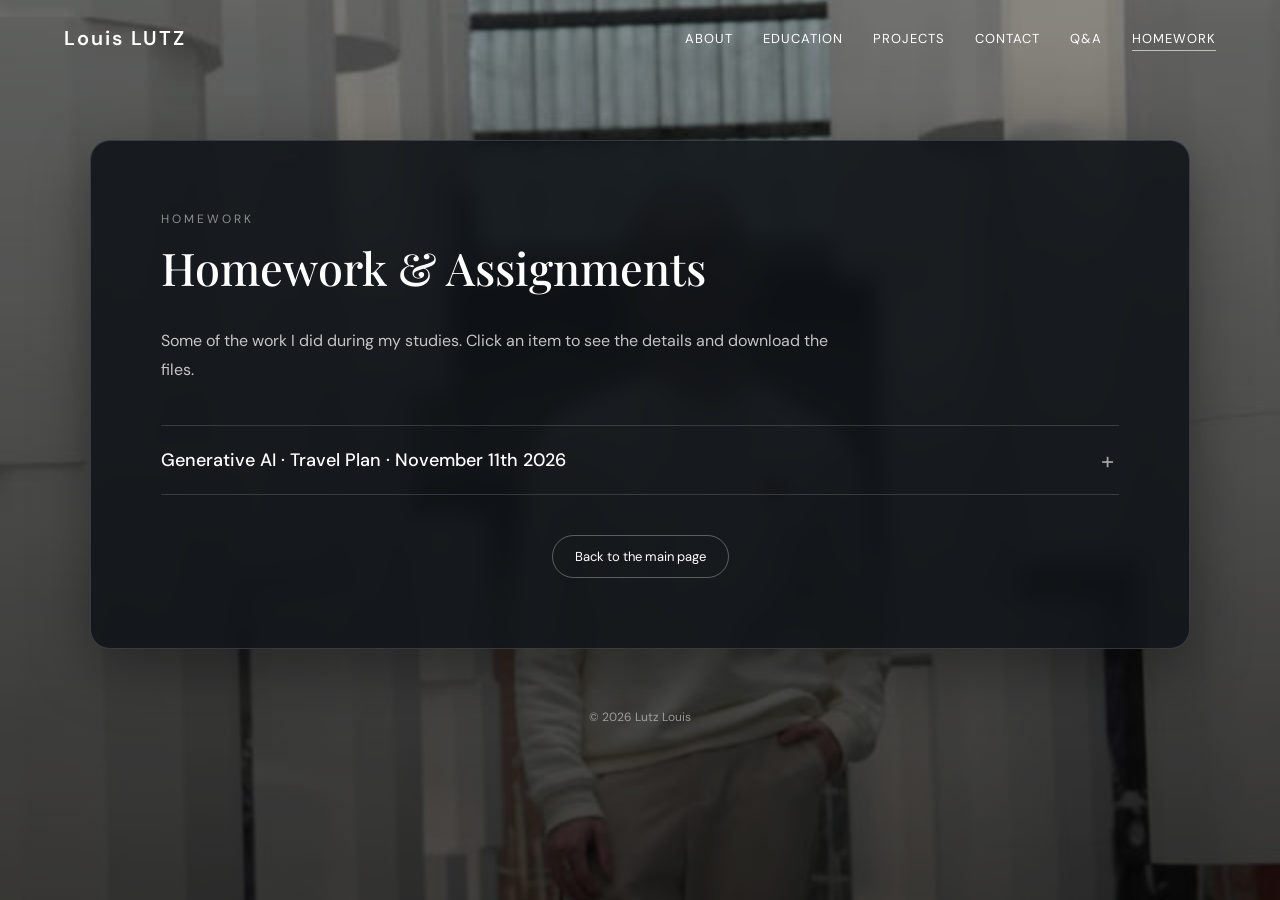
<file: homework.html>
<!DOCTYPE html>
<html lang="en">

<head>
    <meta charset="UTF-8">
    <meta name="viewport" content="width=device-width, initial-scale=1.0">
    <title>Homework | Louis LUTZ</title>

    <!-- Fonts -->
    <link rel="preconnect" href="https://fonts.googleapis.com">
    <link rel="preconnect" href="https://fonts.gstatic.com" crossorigin>
    <link href="https://fonts.googleapis.com/css2?family=DM+Sans:wght@400;500;600&family=Playfair+Display:ital,wght@0,500;1,500&display=swap"
          rel="stylesheet">

    <link rel="stylesheet" href="style.css">
    <link rel="icon" type="image/png" href="favicon.png">
</head>


<body>

    <div class="background"></div>

    <nav>
        <a href="index.html" class="logo">Louis LUTZ</a>
        <ul class="nav-links">
            <li><a href="index.html#about">About</a></li>
            <li><a href="index.html#education">Education</a></li>
            <li><a href="index.html#projects">Projects</a></li>
            <li><a href="index.html#contact">Contact</a></li>
            <li><a href="qa.html">Q&amp;A</a></li>
            <li><a href="homework.html" class="active">Homework</a></li>
        </ul>
    </nav>

    <main class="content content-page">

        <section class="section">

            <div class="section-number">HOMEWORK</div>
            <h1>Homework &amp; Assignments</h1>
            <p class="intro">
                Some of the work I did during my studies. Click an item to see the details and download the files.
            </p>


            <!-- ========================================
                 ADD A HOMEWORK: copy one <details> block below.
                 Put your files in a folder called "homework"
                 next to this page, then link them like:
                 href="homework/my-file.pdf"
                 Newest first works best.
            ======================================== -->

            <details class="qa-item">
                <summary>Generative AI · Travel Plan · November 11th 2026</summary>
                <p>
                    Use AI to generate a Travel Plan
                </p>
                <div class="qa-links">
                    <a class="link" href="https://chatgpt.com/share/6af18124-be5c-83ec-90e7-181c285fee5e" target="_blank" rel="noopener noreferrer">AI Chat (ChatGPT)</a>
                   </div>
            </details>

           <!-- <details class="qa-item">
                <summary>Another course · Another assignment · Month Year</summary>
                <p>
                    Description here.
                </p>
                <div class="qa-links">
                    <a class="link" href="homework/example-slides.pdf" target="_blank" rel="noopener noreferrer">Slides (PDF)</a>
                </div>
            </details> -->


            <div class="back">
                <a class="link" href="index.html">Back to the main page</a>
            </div>

        </section>

        <footer>© 2026 Lutz Louis</footer>

    </main>

</body>

</html>
</file>
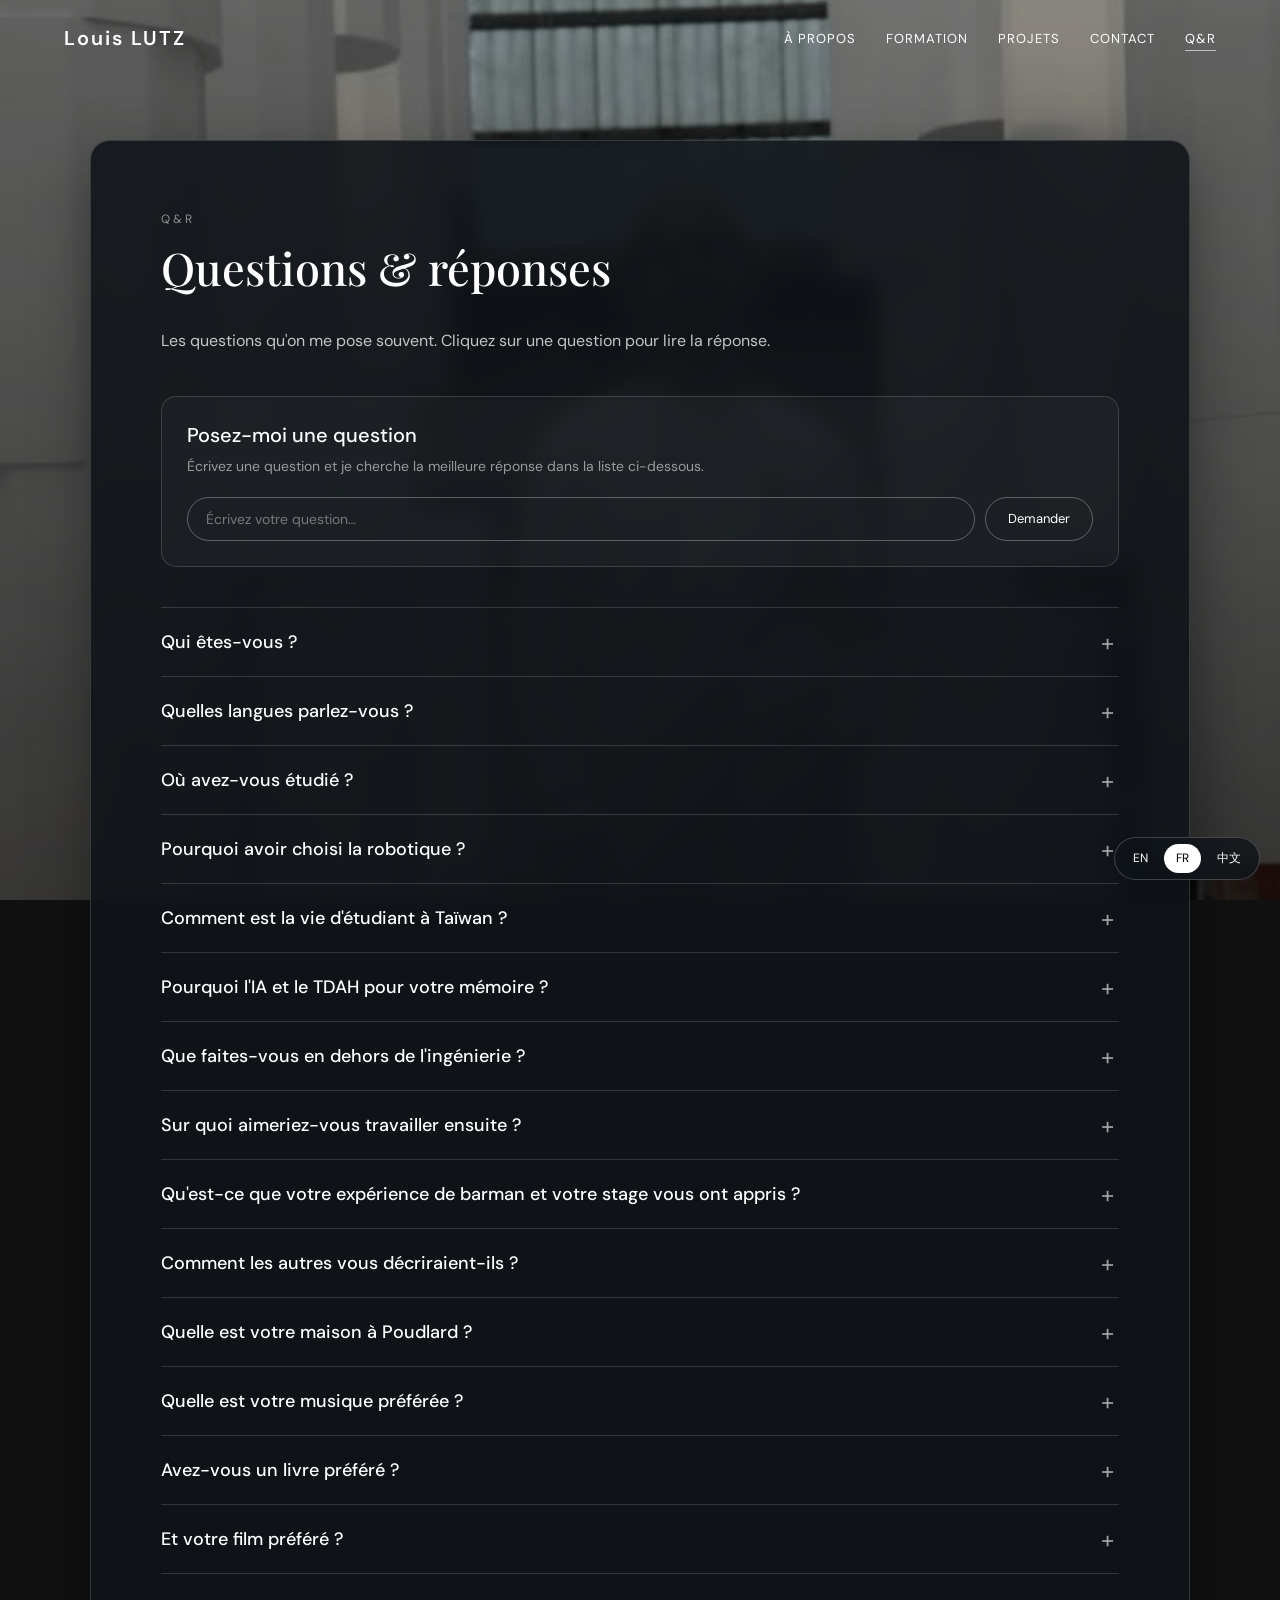
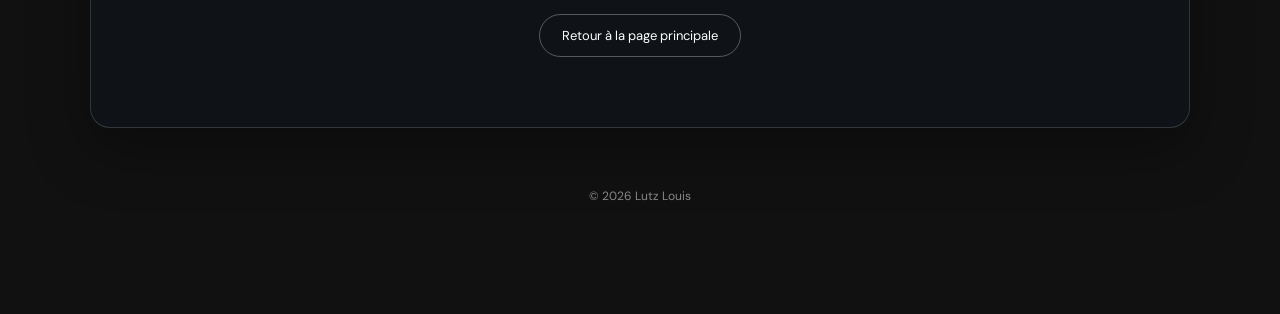
<file: qa-fr.html>
<!DOCTYPE html>
<html lang="fr">

<head>
    <meta charset="UTF-8">
    <meta name="viewport" content="width=device-width, initial-scale=1.0">
    <title>Q&amp;R | Louis LUTZ</title>

    <!-- Fonts -->
    <link rel="preconnect" href="https://fonts.googleapis.com">
    <link rel="preconnect" href="https://fonts.gstatic.com" crossorigin>
    <link href="https://fonts.googleapis.com/css2?family=DM+Sans:wght@400;500;600&family=Playfair+Display:ital,wght@0,500;1,500&display=swap"
          rel="stylesheet">

    <link rel="stylesheet" href="style.css">
    <link rel="icon" type="image/png" href="favicon.png">
</head>


<body>

    <div class="background"></div>

    <nav>
        <a href="index-fr.html" class="logo">Louis LUTZ</a>
        <ul class="nav-links">
            <li><a href="index-fr.html#about">À propos</a></li>
            <li><a href="index-fr.html#education">Formation</a></li>
            <li><a href="index-fr.html#projects">Projets</a></li>
            <li><a href="index-fr.html#contact">Contact</a></li>
            <li><a href="qa-fr.html" class="active">Q&amp;R</a></li>
        </ul>
    </nav>
    <div class="lang-switch" role="group" aria-label="Language"><a href="qa.html" hreflang="en" lang="en" title="English">EN</a><a href="qa-fr.html" hreflang="fr" lang="fr" title="Français" aria-current="true">FR</a><a href="qa-zh.html" hreflang="zh-Hant" lang="zh-Hant" title="繁體中文">中文</a></div>

    <main class="content content-page">

        <section class="section">

            <div class="section-number">Q&amp;R</div>
            <h1>Questions &amp; réponses</h1>
            <p class="intro">Les questions qu'on me pose souvent. Cliquez sur une question pour lire la réponse.</p>

            <!-- CHAT BOX: searches the questions listed below -->
            <div class="chat" id="qaChat" data-closest="Question la plus proche :" data-nomatch="Je n'ai pas encore de réponse à ça. Essayez de reformuler, choisissez l'une des questions ci-dessous, ou envoyez-moi un e-mail.">
                <div class="chat-title">Posez-moi une question</div>
                <p class="chat-hint">Écrivez une question et je cherche la meilleure réponse dans la liste ci-dessous.</p>
                <div class="chat-log" id="chatLog" aria-live="polite"></div>
                <form class="chat-form" id="chatForm">
                    <input id="chatInput" type="text" maxlength="200" placeholder="Écrivez votre question…" aria-label="Posez-moi une question" autocomplete="off">
                    <button class="link" type="submit">Demander</button>
                </form>
            </div>

            <!-- ========================================
                 YOUR QUESTIONS (the chat reads these)
                 Optional: data-keywords="extra words" helps a question get found.
            ======================================== -->

            <details class="qa-item" data-keywords="présentation présenter vous-même propos étudiant ingénieur louis bonjour salut">
                <summary>Qui êtes-vous ?</summary>
                <p>Je suis Louis LUTZ, étudiant ingénieur français, actuellement spécialisé en IA et en robotique.</p>
            </details>

            <details class="qa-item" data-keywords="langue langues parler parle parlez français anglais allemand espagnol chinois mandarin courant bilingue apprendre">
                <summary>Quelles langues parlez-vous ?</summary>
                <p>Je parle actuellement couramment le français et l'anglais. J'ai appris l'allemand et l'espagnol, mais j'ai besoin de pratiquer a nouveau, et j'apprends actuellement le chinois à la CGU.</p>
            </details>

            <details class="qa-item" data-keywords="études étudié étudiez école formation diplôme parcours ecam lasalle cgu">
                <summary>Où avez-vous étudié ?</summary>
                <p>J'ai étudié à l'ECAM LaSalle et j'étudie actuellement à CGU.</p>
            </details>
            
            <details class="qa-item" data-keywords="robot robotique lego fll carrière études ingénieur pourquoi choisi">
                <summary>Pourquoi avoir choisi la robotique ?</summary>
                <p>J'ai participé au championnat FIRST LEGO League quand j'étais plus jeune et j'ai adoré, alors j'ai décidé de continuer dans cette voie.</p>
            </details>

            <details class="qa-item" data-keywords="taiwan taïwan études université vie étranger chang gung étudiant">
                <summary>Comment est la vie d'étudiant à Taïwan ?</summary>
                <p>Je m'habitue encore, mais c'est rafraîchissant.</p>
            </details>

            <details class="qa-item" data-keywords="mémoire thèse recherche ia intelligence artificielle tdah diagnostic">
                <summary>Pourquoi l'IA et le TDAH pour votre mémoire ?</summary>
                <p>J'ai récemment (et enfin) été diagnostiqué TDAH. Comme j'ai eu beaucoup de mal à obtenir ce diagnostic, je veux aider d'autres personnes à y accéder plus librement ^^</p>
            </details>

            <details class="qa-item" data-keywords="loisir loisirs passe-temps temps libre cheerleading cheerleader pom-pom sport jeux vidéo gaming">
                <summary>Que faites-vous en dehors de l'ingénierie ?</summary>
                <p>Je suis cheerleader, mais je joue aussi beaucoup aux jeux vidéo !</p>
            </details>

            <details class="qa-item" data-keywords="futur projets projet objectifs diplôme collaboration collaborer travailler ensemble">
                <summary>Sur quoi aimeriez-vous travailler ensuite ?</summary>
                <p>D'abord, je veux terminer ce mémoire et obtenir mon diplôme ! Je suis très ouvert aux collaborations, car j'adore les nouveaux projets.</p>
            </details>

             <details class="qa-item" data-keywords="barman bartender bar stage franceair travail équipe priorisation compétences appris leçon expérience hôtellerie restauration clients">
                <summary>Qu'est-ce que votre expérience de barman et votre stage vous ont appris ?</summary>
                <p>Mon expérience de barman et mon stage m'ont appris le travail d'équipe et la priorisation des tâches, d'autant plus que j'étais immédiatement confronté aux clients dans l'hôtellerie-restauration.</p>
            </details>

            <details class="qa-item" data-keywords="personnalité caractère qualités défauts amis famille décrire description">
                <summary>Comment les autres vous décriraient-ils ?</summary>
                <p>Ça dépend vraiment de qui vous demandez ! Mais en voici quelques-uns :</p>
                <p>Sincère, généreux, intelligent, sarcastique, drôle, protecteur (Ma sœur, totalement impartiale)</p>
                <p>Gentil, rêveur, empathique, observateur, analytique (Mon amie, totalement impartiale)</p>
                <p>Louis est un jeune homme français qui s’intéresse à tout. Assidu et attentionné, c’est un esprit rationnel qui cherche à apprendre et à tout approfondir avec sérieux. Dans tout ce qu’il étudie il veut atteindre l’excellence. Un peu hyperactif, il est toujours prêt à aider et à s’impliquer dans le monde associatif et à donner de son temps et de ses compétences aux autres. Sportif, il aime les sports d’équipe. Il pratique le cheerleading et a été champion de France de cette discipline avec son équipe de l’ECAM Lyon. Ses loisirs sont nombreux : il aime autant les exercices de patience que participer à des festivals de musique tout le long de la nuit. Amateur de Lego, de mode, de mixologie et de rencontre avec le plus de personnes possibles. En trois mots : assidu, attentionné et très occupé. (Mon fan n°1)</p>
            </details>

            <details class="qa-item" data-keywords="harry potter maison serpentard gryffondor poufsouffle serdaigle poudlard">
                <summary>Quelle est votre maison à Poudlard ?</summary>
                <p>Serpentard.</p>
            </details>

            <details class="qa-item" data-keywords="chanson chansons morceau écouter groupe artiste playlist bande originale nujabes e33">
                <summary>Quelle est votre musique préférée ?</summary>
                <p>En ce moment, ce sera la bande originale d'E33, mais j'adore aussi Nujabes !</p>
                <div class="qa-links">
                    <a class="link" href="https://youtu.be/638TbzmRL8A?si=jgzIuY7cnNitFVxk" target="_blank" rel="noopener noreferrer">Un petit extrait de mon morceau préféré d'E33</a>
                    <a class="link" href="https://youtu.be/Fwv2gnCFDOc?si=qZojQjPAD0RLyztg" target="_blank" rel="noopener noreferrer">Un petit extrait de mon morceau préféré de Nujabes</a>
                </div>
            </details>

            <details class="qa-item" data-keywords="livre livres lire lecture roman auteur recommandation camus murakami">
                <summary>Avez-vous un livre préféré ?</summary>
                <p>J'en ai plusieurs, en fait. Le premier est « L'Étranger » d'Albert Camus. Si vous voulez d'autres recommandations, essayez « Une vie comme les autres » de Hanya Yanagihara, ou encore « Kafka sur le rivage » de Haruki Murakami.</p>
            </details>

            <details class="qa-item" data-keywords="film films cinéma regarder séries romance">
                <summary>Et votre film préféré ?</summary>
                <p>Je dirais « Call Me by Your Name », j'adore l'ambiance du film et je pourrais le regarder en boucle.</p>
            </details>

            <div class="back">
                <a class="link" href="index-fr.html">Retour à la page principale</a>
            </div>

        </section>

        <footer>© 2026 Lutz Louis</footer>

    </main>

    <script src="chat.js"></script>

</body>

</html>
</file>
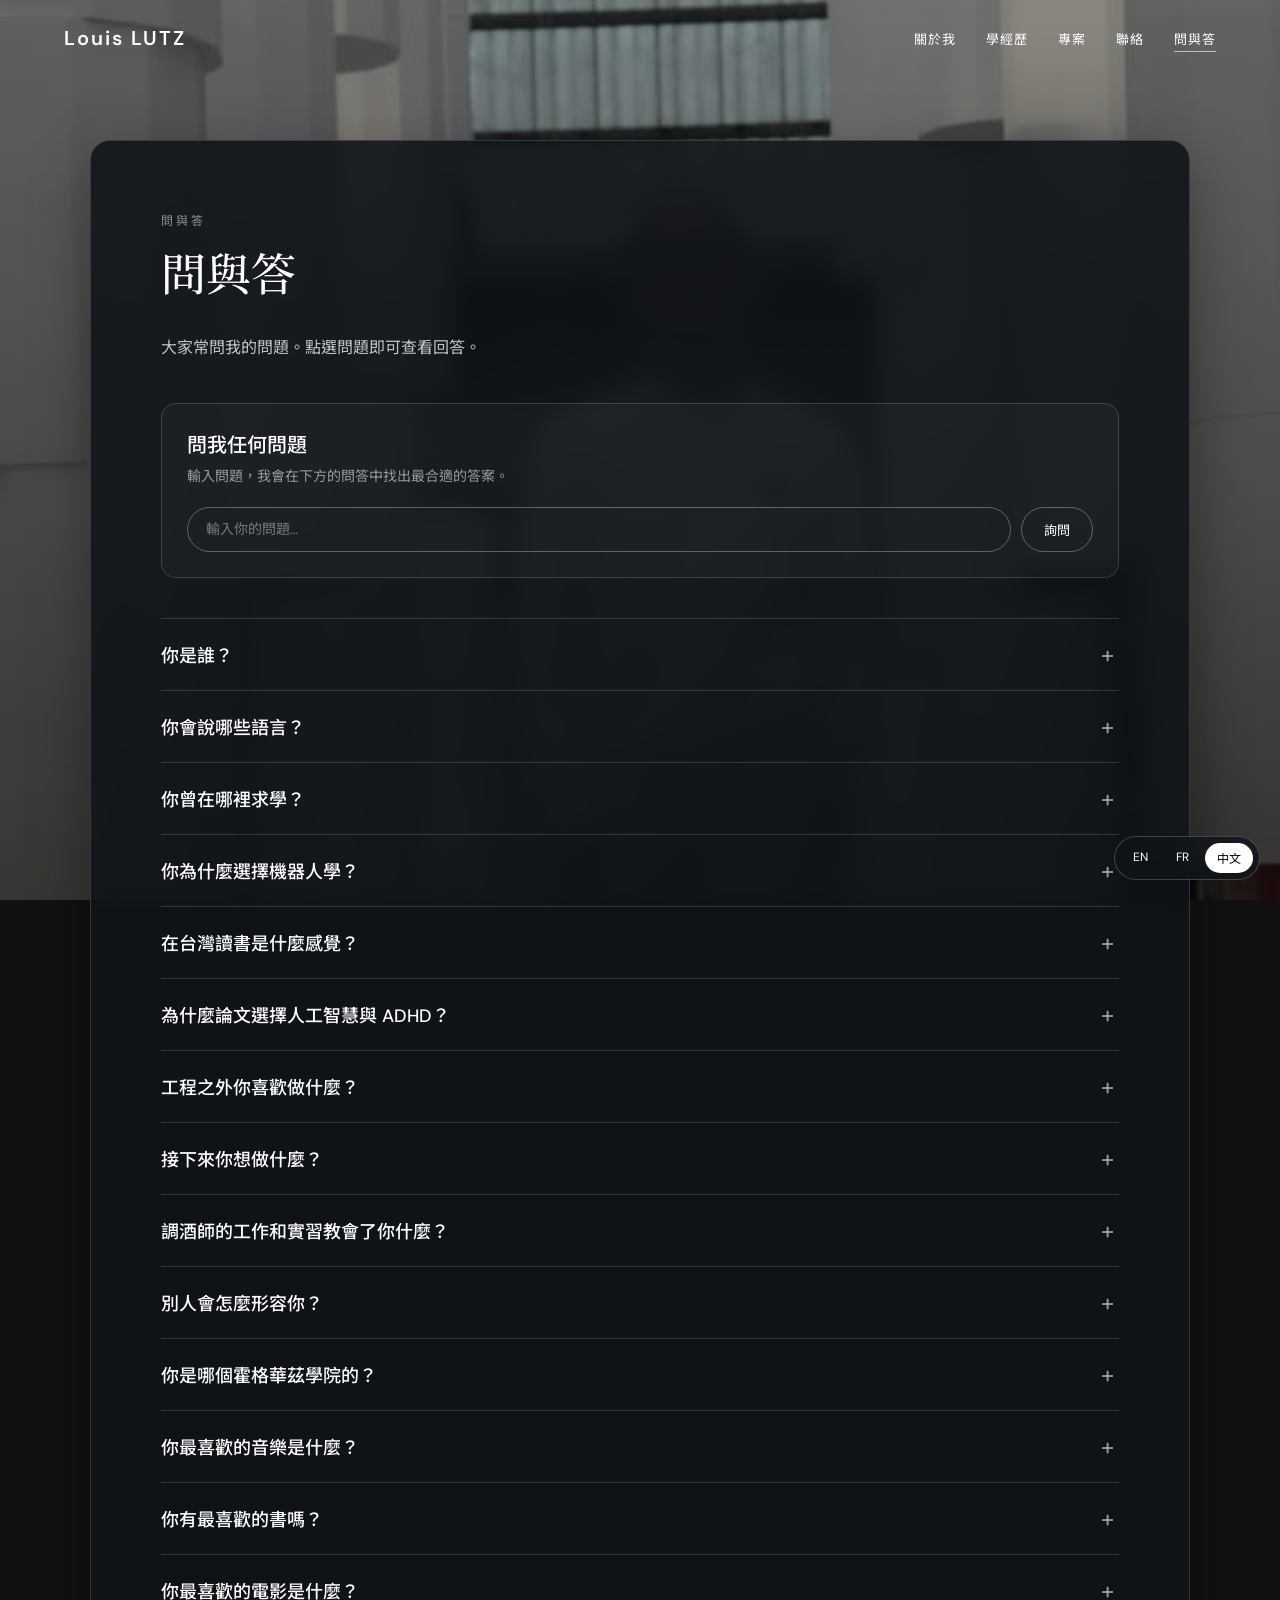
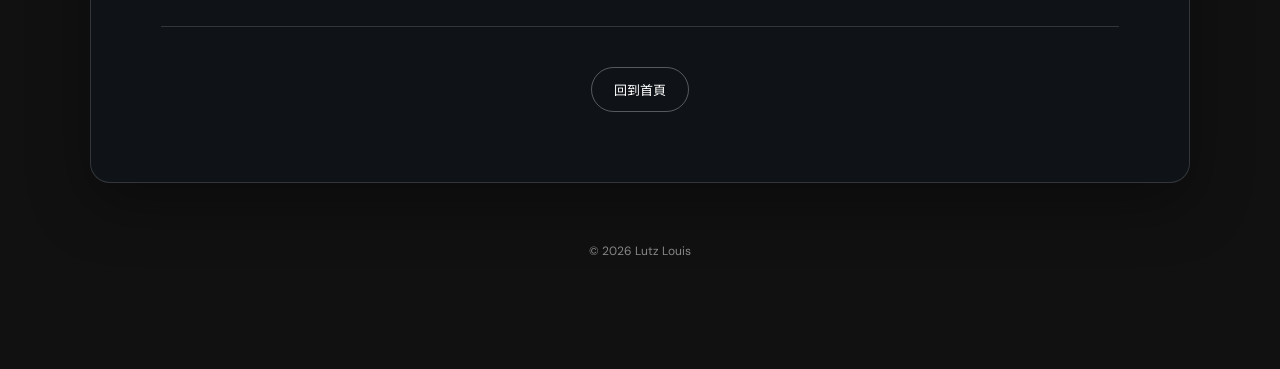
<file: qa-zh.html>
<!DOCTYPE html>
<html lang="zh-Hant">

<head>
    <meta charset="UTF-8">
    <meta name="viewport" content="width=device-width, initial-scale=1.0">
    <title>問與答 | Louis LUTZ</title>

    <!-- Fonts -->
    <link rel="preconnect" href="https://fonts.googleapis.com">
    <link rel="preconnect" href="https://fonts.gstatic.com" crossorigin>
    <link href="https://fonts.googleapis.com/css2?family=DM+Sans:wght@400;500;600&family=Playfair+Display:ital,wght@0,500;1,500&family=Noto+Sans+TC:wght@400;500&family=Noto+Serif+TC:wght@500&display=swap"
          rel="stylesheet">

    <link rel="stylesheet" href="style.css">
    <link rel="icon" type="image/png" href="favicon.png">
</head>


<body>

    <div class="background"></div>

    <nav>
        <a href="index-zh.html" class="logo">Louis LUTZ</a>
        <ul class="nav-links">
            <li><a href="index-zh.html#about">關於我</a></li>
            <li><a href="index-zh.html#education">學經歷</a></li>
            <li><a href="index-zh.html#projects">專案</a></li>
            <li><a href="index-zh.html#contact">聯絡</a></li>
            <li><a href="qa-zh.html" class="active">問與答</a></li>
        </ul>
    </nav>
    <div class="lang-switch" role="group" aria-label="Language"><a href="qa.html" hreflang="en" lang="en" title="English">EN</a><a href="qa-fr.html" hreflang="fr" lang="fr" title="Français">FR</a><a href="qa-zh.html" hreflang="zh-Hant" lang="zh-Hant" title="繁體中文" aria-current="true">中文</a></div>

    <main class="content content-page">

        <section class="section">

            <div class="section-number">問與答</div>
            <h1>問與答</h1>
            <p class="intro">大家常問我的問題。點選問題即可查看回答。</p>

            <!-- CHAT BOX: searches the questions listed below -->
            <div class="chat" id="qaChat" data-closest="最接近的問題：" data-nomatch="這個問題我還沒有答案。你可以換個說法、從下方的問題中挑選，也歡迎寄信給我。">
                <div class="chat-title">問我任何問題</div>
                <p class="chat-hint">輸入問題，我會在下方的問答中找出最合適的答案。</p>
                <div class="chat-log" id="chatLog" aria-live="polite"></div>
                <form class="chat-form" id="chatForm">
                    <input id="chatInput" type="text" maxlength="200" placeholder="輸入你的問題…" aria-label="問我任何問題" autocomplete="off">
                    <button class="link" type="submit">詢問</button>
                </form>
            </div>

            <!-- ========================================
                 YOUR QUESTIONS (the chat reads these)
                 Optional: data-keywords="extra words" helps a question get found.
            ======================================== -->

            <details class="qa-item" data-keywords="誰 自我介紹 介紹 簡介 關於 學生 工程師 哈囉 你好">
                <summary>你是誰？</summary>
                <p>我是 Louis LUTZ，一位法國工程系學生，目前專攻人工智慧與機器人學。</p>
            </details>

            <details class="qa-item" data-keywords="語言 會說 說 法語 英語 德語 西班牙語 中文 華語 流利 雙語 學習">
                <summary>你會說哪些語言？</summary>
                <p>我目前能流利使用法語和英語。我學過德語和西班牙語，但需要重新練習，現在正在長庚大學學習中文。</p>
            </details>

            <details class="qa-item" data-keywords="學歷 學校 求學 就讀 讀書 唸書 畢業 學位 ECAM LaSalle 長庚 CGU">
                <summary>你曾在哪裡求學？</summary>
                <p>我之前就讀於 ECAM LaSalle，現在則就讀於長庚大學。</p>
            </details>
            
            <details class="qa-item" data-keywords="機器人 樂高 LEGO 為什麼 選擇 工程 科系">
                <summary>你為什麼選擇機器人學？</summary>
                <p>我小時候參加過 FIRST LEGO League 錦標賽，非常喜歡，所以決定繼續走這條路。</p>
            </details>

            <details class="qa-item" data-keywords="台灣 大學 留學 生活 長庚 學生 國外">
                <summary>在台灣讀書是什麼感覺？</summary>
                <p>我還在適應中，不過感覺耳目一新。</p>
            </details>

            <details class="qa-item" data-keywords="論文 研究 人工智慧 AI ADHD 診斷 注意力不足過動症">
                <summary>為什麼論文選擇人工智慧與 ADHD？</summary>
                <p>我最近（終於）被診斷出 ADHD。因為取得診斷的過程非常辛苦，所以我希望能幫助其他人更自由、更容易地獲得診斷 ^^</p>
            </details>

            <details class="qa-item" data-keywords="興趣 嗜好 休閒 空閒 啦啦隊 遊戲 電玩 運動">
                <summary>工程之外你喜歡做什麼？</summary>
                <p>我是啦啦隊員，但我也玩很多電玩遊戲！</p>
            </details>

            <details class="qa-item" data-keywords="未來 計畫 目標 學位 合作 專案 下一步">
                <summary>接下來你想做什麼？</summary>
                <p>首先，我想完成這篇論文並拿到學位！我也很樂意討論合作，因為我熱愛新專案。</p>
            </details>

            <details class="qa-item" data-keywords="調酒師 酒吧 實習 FranceAir 團隊合作 優先順序 技能 學到 經驗 餐旅 客人 工作">
                <summary>調酒師的工作和實習教會了你什麼？</summary>
                <p>調酒師的工作和實習讓我學會了團隊合作與工作優先順序的安排，尤其是在餐旅業中，我必須立刻面對客人。</p>
            </details>
            
            <details class="qa-item" data-keywords="個性 個人特質 朋友 家人 形容 描述 性格">
                <summary>別人會怎麼形容你？</summary>
                <p>這真的要看你問誰！不過這裡有幾個答案：</p>
                <p>真誠、慷慨、聰明、愛諷刺、風趣、保護欲強（我完全公正的姐姐／妹妹）</p>
                <p>善良、愛做夢、富有同理心、觀察力敏銳、善於分析（我完全公正的朋友）</p>
                <p>Louis 是一位對一切都充滿興趣的年輕法國人。他勤奮而思慮周全，頭腦理性，總是渴望認真且深入地學習與探索。無論學什麼，他都力求卓越。他有一點過動，總是樂於幫忙，積極參與社群與學生活動，並把時間與技能奉獻給他人。他熱愛運動，尤其喜歡團體運動。他練習啦啦隊，並與 ECAM Lyon 的隊伍一起拿下了法國冠軍。他的興趣廣泛：從考驗耐心的活動，到徹夜參加音樂節，他都樂在其中。他是 LEGO、時尚與調酒的愛好者，也喜歡認識盡可能多的人。用三個詞形容：勤奮、體貼，而且非常忙碌。（我的頭號粉絲）</p>
            </details>

            <details class="qa-item" data-keywords="哈利波特 學院 霍格華茲 史萊哲林 葛來分多 赫夫帕夫 雷文克勞">
                <summary>你是哪個霍格華茲學院的？</summary>
                <p>史萊哲林。</p>
            </details>

            <details class="qa-item" data-keywords="歌 歌曲 音樂 聽 原聲帶 樂團 歌手 Nujabes E33">
                <summary>你最喜歡的音樂是什麼？</summary>
                <p>目前應該是 E33 的原聲帶，不過我也超愛 Nujabes！</p>
                <div class="qa-links">
                    <a class="link" href="https://youtu.be/638TbzmRL8A?si=jgzIuY7cnNitFVxk" target="_blank" rel="noopener noreferrer">試聽我最喜歡的 E33 曲目</a>
                    <a class="link" href="https://youtu.be/Fwv2gnCFDOc?si=qZojQjPAD0RLyztg" target="_blank" rel="noopener noreferrer">試聽我最喜歡的 Nujabes 曲目</a>
                </div>
            </details>

            <details class="qa-item" data-keywords="書 書籍 閱讀 小說 作者 推薦 卡繆 村上春樹">
                <summary>你有最喜歡的書嗎？</summary>
                <p>其實我有好幾本。第一本是卡繆的《異鄉人》。如果你想要其他推薦，可以試試柳原漢雅的《渺小一生》，或是村上春樹的《海邊的卡夫卡》。</p>
            </details>

            <details class="qa-item" data-keywords="電影 影片 電影院 看 愛情">
                <summary>你最喜歡的電影是什麼？</summary>
                <p>我會說《以你的名字呼喚我》（Call Me by Your Name）。我超愛這部電影的氛圍，可以一直重複看。</p>
            </details>

            <div class="back">
                <a class="link" href="index-zh.html">回到首頁</a>
            </div>

        </section>

        <footer>© 2026 Lutz Louis</footer>

    </main>

    <script src="chat.js"></script>

</body>

</html>
</file>
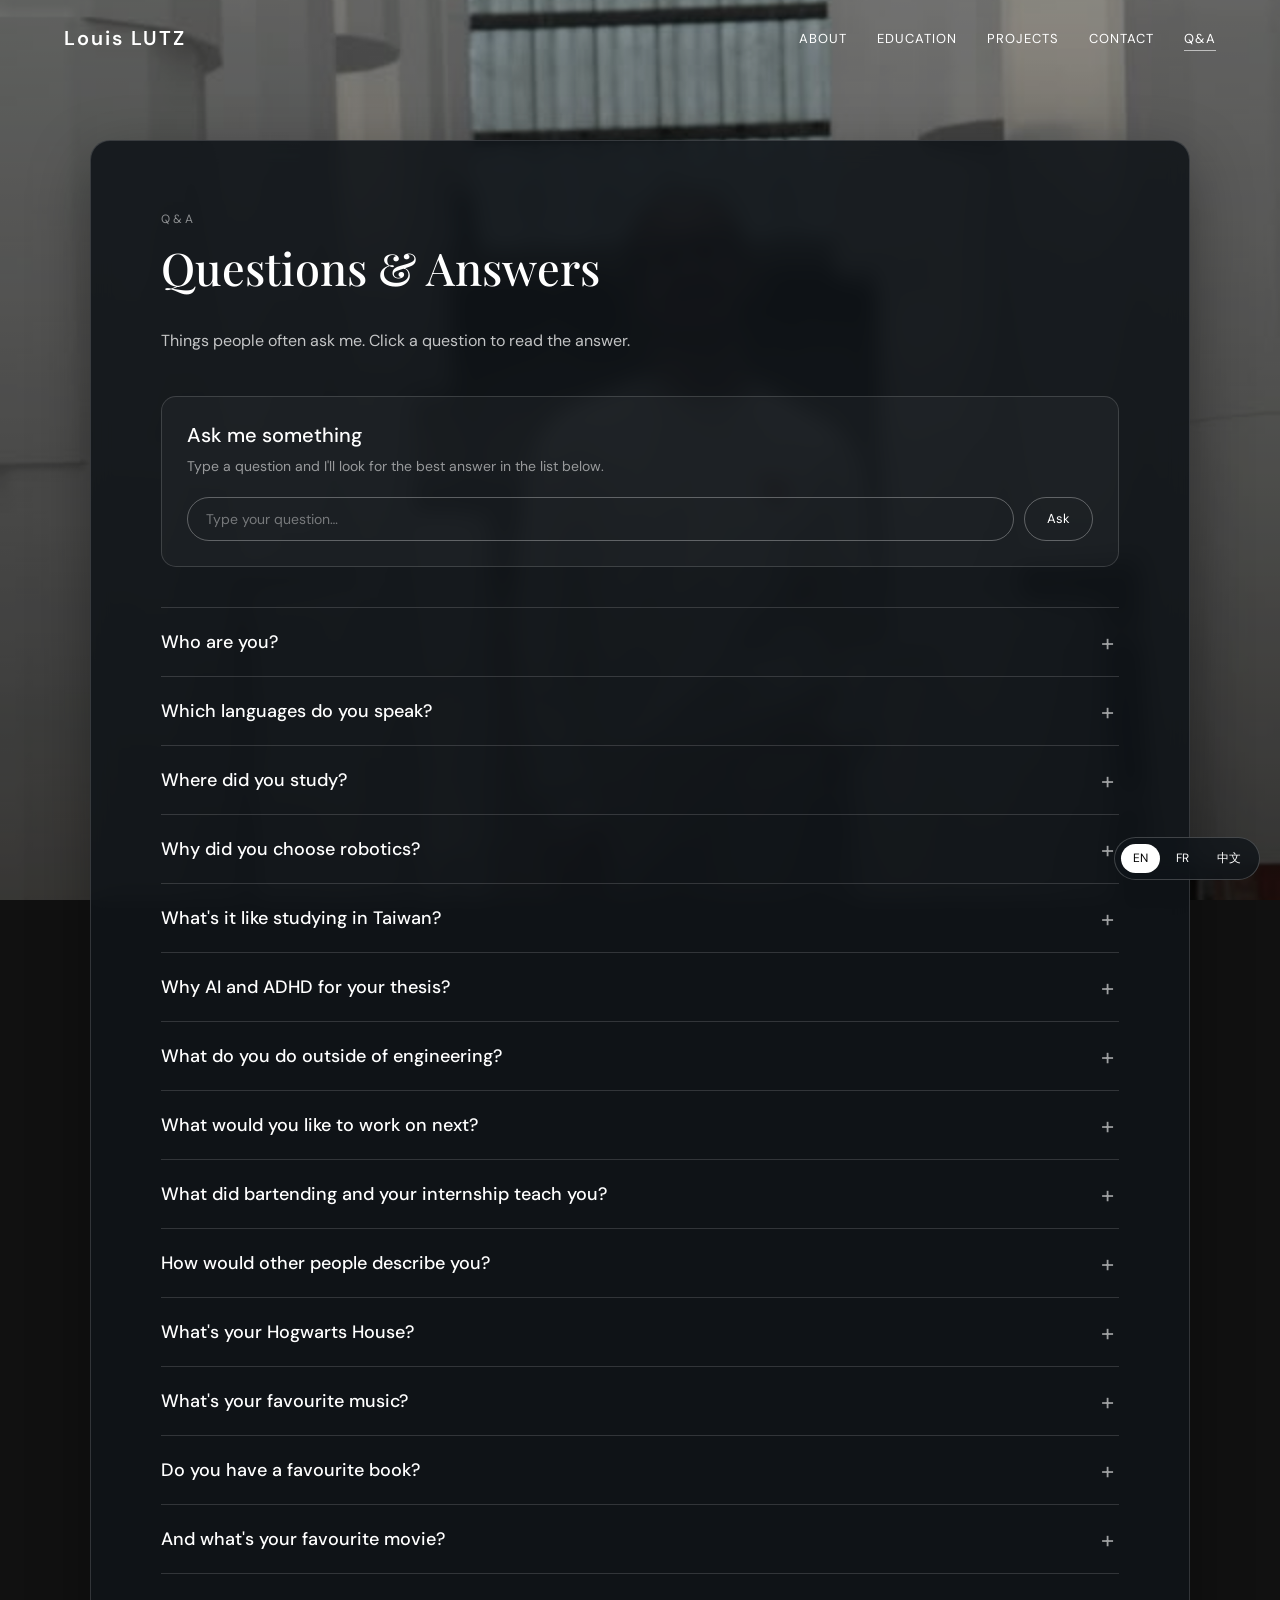
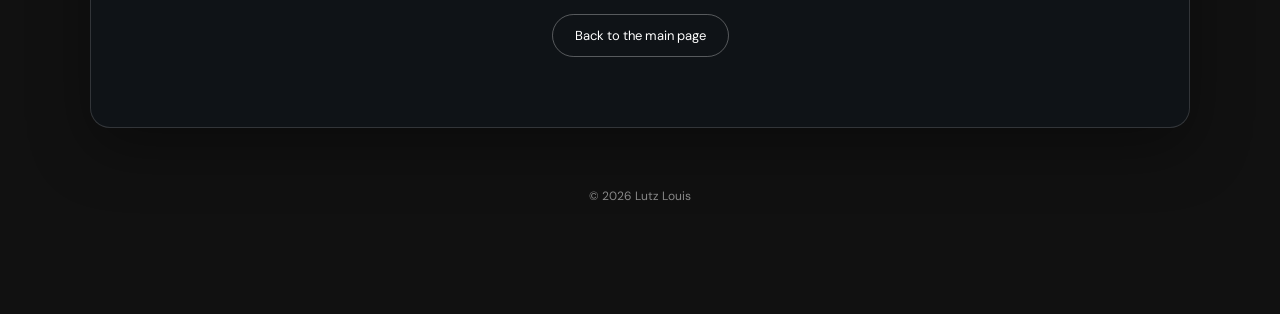
<file: qa.html>
<!DOCTYPE html>
<html lang="en">

<head>
    <meta charset="UTF-8">
    <meta name="viewport" content="width=device-width, initial-scale=1.0">
    <title>Q&amp;A | Louis LUTZ</title>

    <!-- Fonts -->
    <link rel="preconnect" href="https://fonts.googleapis.com">
    <link rel="preconnect" href="https://fonts.gstatic.com" crossorigin>
    <link href="https://fonts.googleapis.com/css2?family=DM+Sans:wght@400;500;600&family=Playfair+Display:ital,wght@0,500;1,500&display=swap"
          rel="stylesheet">

    <link rel="stylesheet" href="style.css">
    <link rel="icon" type="image/png" href="favicon.png">
</head>


<body>

    <div class="background"></div>

    <nav>
        <a href="index.html" class="logo">Louis LUTZ</a>
        <ul class="nav-links">
            <li><a href="index.html#about">About</a></li>
            <li><a href="index.html#education">Education</a></li>
            <li><a href="index.html#projects">Projects</a></li>
            <li><a href="index.html#contact">Contact</a></li>
            <li><a href="qa.html" class="active">Q&amp;A</a></li>
        </ul>
    </nav>
    <div class="lang-switch" role="group" aria-label="Language"><a href="qa.html" hreflang="en" lang="en" title="English" aria-current="true">EN</a><a href="qa-fr.html" hreflang="fr" lang="fr" title="Français">FR</a><a href="qa-zh.html" hreflang="zh-Hant" lang="zh-Hant" title="繁體中文">中文</a></div>

    <main class="content content-page">

        <section class="section">

            <div class="section-number">Q&amp;A</div>
            <h1>Questions &amp; Answers</h1>
            <p class="intro">Things people often ask me. Click a question to read the answer.</p>

            <!-- CHAT BOX: searches the questions listed below -->
            <div class="chat" id="qaChat" data-closest="Closest question:" data-nomatch="I don't have an answer for that yet. Try rephrasing, pick one of the questions below, or send me an email.">
                <div class="chat-title">Ask me something</div>
                <p class="chat-hint">Type a question and I'll look for the best answer in the list below.</p>
                <div class="chat-log" id="chatLog" aria-live="polite"></div>
                <form class="chat-form" id="chatForm">
                    <input id="chatInput" type="text" maxlength="200" placeholder="Type your question…" aria-label="Ask me something" autocomplete="off">
                    <button class="link" type="submit">Ask</button>
                </form>
            </div>

            <!-- ========================================
                 YOUR QUESTIONS (the chat reads these)
                 Optional: data-keywords="extra words" helps a question get found.
            ======================================== -->

            <details class="qa-item" data-keywords="introduce introduction yourself about presentation student engineer hi hello">
                <summary>Who are you?</summary>
                <p>I'm Louis LUTZ, a French engineering student currently specialising in AI and robotics.</p>
            </details>
            
            <details class="qa-item" data-keywords="language languages speak spoken french english german spanish chinese mandarin fluent bilingual learning">
                <summary>Which languages do you speak?</summary>
                <p>I currently speak French and English fluently. I learned German and Spanish but need to practise again, and I'm currently learning Chinese at CGU.</p>
            </details>

            <details class="qa-item" data-keywords="school education degree diploma studied study ecam lasalle cgu background attend">
                <summary>Where did you study?</summary>
                <p>I previously studied at ECAM LaSalle and I'm currently studying at CGU.</p>
            </details>
            
            <details class="qa-item" data-keywords="robot lego fll first league career why choose study engineering">
                <summary>Why did you choose robotics?</summary>
                <p>I was part of the FIRST LEGO League championship when I was younger and loved it, so I decided to continue on this path.</p>
            </details>

            <details class="qa-item" data-keywords="taiwan study university life abroad chang gung student cgu">
                <summary>What's it like studying in Taiwan?</summary>
                <p>I'm still getting used to it, but it's refreshing.</p>
            </details>

            <details class="qa-item" data-keywords="thesis paper research ai adhd diagnosis artificial intelligence neurodivergent">
                <summary>Why AI and ADHD for your thesis?</summary>
                <p>I recently (and finally) got diagnosed with ADHD. Since I struggled a lot to obtain this diagnosis, I want to help others access one more freely ^^</p>
            </details>

            <details class="qa-item" data-keywords="hobby hobbies free time leisure cheerleading cheerleader games gaming videogames sport">
                <summary>What do you do outside of engineering?</summary>
                <p>I'm a cheerleader, but I also play a lot of videogames!</p>
            </details>

            <details class="qa-item" data-keywords="future plans goals degree collaboration collaborate project work together">
                <summary>What would you like to work on next?</summary>
                <p>First I want to finish this paper and get my degree! I'm really open to discussing collaborations since I love new projects.</p>
            </details>

            <details class="qa-item" data-keywords="bartender bartending bar internship franceair teamwork prioritisation skills lesson experience hospitality clients job work">
                <summary>What did bartending and your internship teach you?</summary>
                <p>Bartending and my internship helped me with teamwork and task prioritisation, especially since I was immediately confronted with clients when working in hospitality.</p>
            </details>

            <details class="qa-item" data-keywords="personality character friends family trait adjectives describe description">
                <summary>How would other people describe you?</summary>
                <p>That really depends on who you ask! But here are a few:</p>
                <p>Genuine, Generous, Smart, Sarcastic, Funny, Protective (My Unbiased Sister)</p>
                <p>Kind, Dreamy, Empathetic, Observant, Analytical (My Unbiased Friend)</p>
                <p>Louis is a young Frenchman who is interested in everything. Diligent and thoughtful, he has a rational mind and is always eager to learn and explore things in depth and with seriousness. Whatever he studies, he strives for excellence. A little hyperactive, he is always ready to help, get involved in community and student activities, and dedicate his time and skills to others. An active sportsman, he particularly enjoys team sports. He practices cheerleading and became French champion in the discipline with his ECAM Lyon team. His interests are numerous: he enjoys everything from patience-testing activities to attending music festivals all night long. He is a fan of LEGO, fashion, mixology, and meeting as many people as possible. In three words: diligent, thoughtful, and very busy. (My N°1 Fan)</p>
            </details>

            <details class="qa-item" data-keywords="harry potter house slytherin gryffindor hufflepuff ravenclaw">
                <summary>What's your Hogwarts House?</summary>
                <p>Slytherin.</p>
            </details>

            <details class="qa-item" data-keywords="song songs soundtrack listen band artist playlist nujabes e33 clair obscur">
                <summary>What's your favourite music?</summary>
                <p>Right now it's going to be the soundtrack of E33, but I really love Nujabes too!</p>
                <div class="qa-links">
                    <a class="link" href="https://youtu.be/638TbzmRL8A?si=jgzIuY7cnNitFVxk" target="_blank" rel="noopener noreferrer">Quick listen of my favourite track from E33</a>
                    <a class="link" href="https://youtu.be/Fwv2gnCFDOc?si=qZojQjPAD0RLyztg" target="_blank" rel="noopener noreferrer">Quick listen of my favourite track by Nujabes</a>
                </div>
            </details>

            <details class="qa-item" data-keywords="books read reading novel author recommend camus murakami">
                <summary>Do you have a favourite book?</summary>
                <p>I have multiple, actually. The first is “L’Étranger” by Albert Camus. If you want other recommendations, try “A Little Life” by Hanya Yanagihara, or even “Kafka on the Shore” by Haruki Murakami.</p>
            </details>

            <details class="qa-item" data-keywords="film films movie movies cinema watch watching romance">
                <summary>And what's your favourite movie?</summary>
                <p>I will say it's “Call Me by Your Name”. I love the mood it sets and I could watch it again and again.</p>
            </details>

            <div class="back">
                <a class="link" href="index.html">Back to the main page</a>
            </div>

        </section>

        <footer>© 2026 Lutz Louis</footer>

    </main>

    <script src="chat.js"></script>

</body>

</html>
</file>
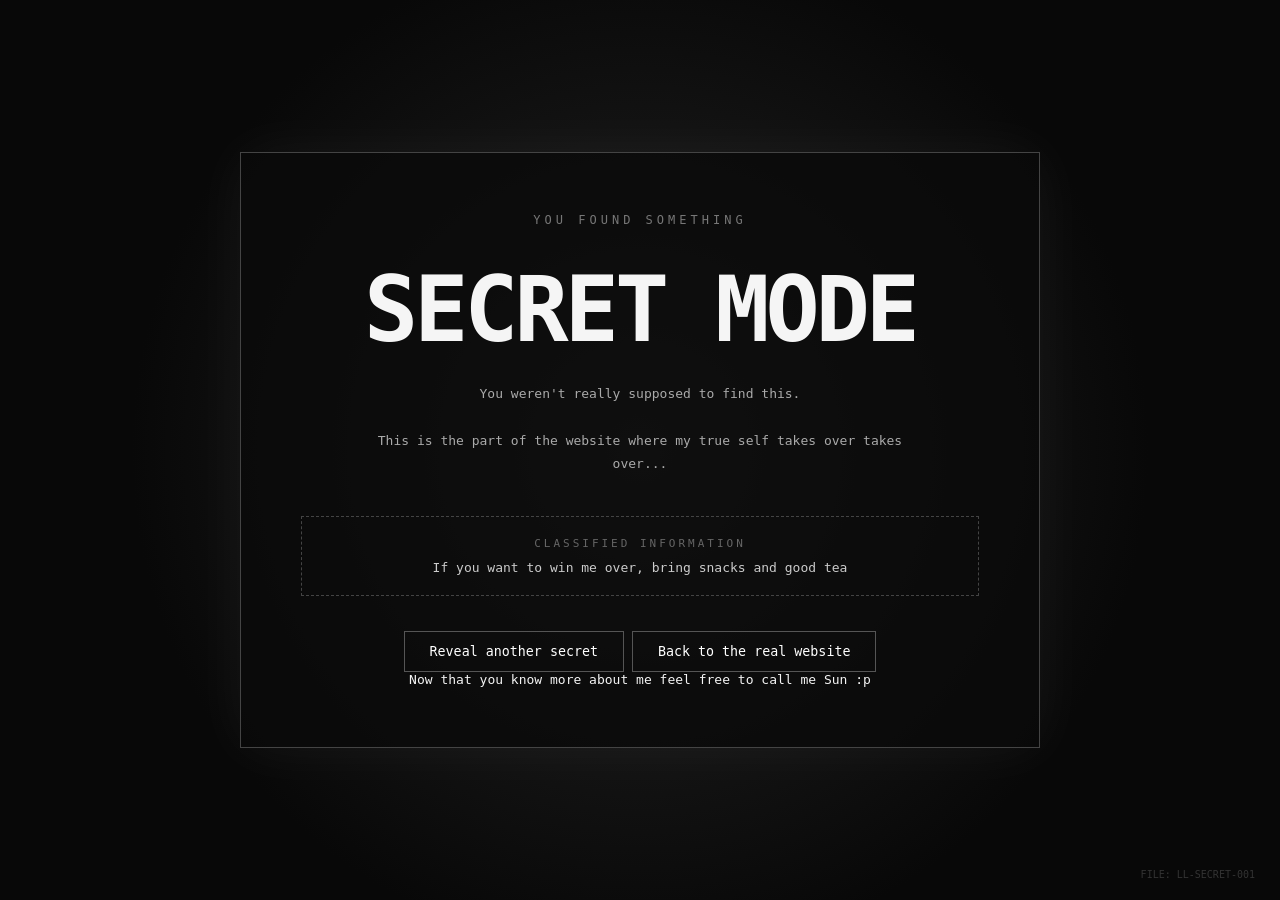
<file: secret.html>
<!DOCTYPE html>

<html lang="en">

<head>

    <meta charset="UTF-8">

    <meta name="viewport"
          content="width=device-width, initial-scale=1.0">

    <title>???</title>


    <style>

        * {
            margin: 0;
            padding: 0;
            box-sizing: border-box;
        }


        body {

            min-height: 100vh;

            background: #080808;

            color: #f5f5f5;

            font-family:
                monospace;

            display: flex;

            justify-content: center;

            align-items: center;

            overflow: hidden;

        }


        /* =================================
           BACKGROUND
        ================================= */

        .background {

            position: fixed;

            inset: 0;

            background:

                radial-gradient(
                    circle at center,
                    #242424 0%,
                    #080808 65%
                );

            z-index: -2;

        }


        /* =================================
           CONTAINER
        ================================= */

        .secret {

            width: 90%;

            max-width: 800px;

            text-align: center;

            padding: 60px;

            border: 1px solid #444;

            background: rgba(10,10,10,0.8);

            box-shadow:
                0 0 60px rgba(255,255,255,0.05);

        }


        .warning {

            color: #777;

            font-size: 12px;

            letter-spacing: 4px;

            margin-bottom: 30px;

        }


        h1 {

            font-size:
                clamp(45px, 8vw, 90px);

            margin-bottom: 20px;

            letter-spacing: -4px;

        }


        .glitch {

            animation:
                glitch 2s infinite;

        }


        @keyframes glitch {

            0% {
                transform: translate(0);
            }

            92% {
                transform: translate(0);
            }

            94% {
                transform: translate(3px, -2px);
            }

            96% {
                transform: translate(-3px, 2px);
            }

            98% {
                transform: translate(2px, 1px);
            }

            100% {
                transform: translate(0);
            }

        }


        .message {

            max-width: 550px;

            margin: 0 auto;

            color: #aaa;

            line-height: 1.8;

        }


        /* =================================
           RANDOM FACT
        ================================= */

        .fact {

            margin-top: 40px;

            padding: 20px;

            border: 1px dashed #444;

            color: #ccc;

        }


        .fact-title {

            color: #666;

            font-size: 11px;

            letter-spacing: 3px;

            margin-bottom: 10px;

        }


        /* =================================
           BUTTON
        ================================= */

        button, .btn {
            display: inline-block;
                
            margin-top: 35px;
                
            padding: 12px 25px;
                
            background: transparent;
                
            color: white;
                
            border: 1px solid #555;
                
            cursor: pointer;
                
            font-family: monospace;
                
            font-size: 13.33px;      
                
            text-decoration: none;
                
            transition: 0.3s;

        }


        button:hover {

            background: white;

            color: black;

        }


        /* =================================
           SECRET CODE
        ================================= */

        .code {

            position: fixed;

            bottom: 20px;

            right: 25px;

            font-size: 10px;

            color: #333;

        }

    </style>

</head>


<body>


    <div class="background"></div>


    <main class="secret">


        <div class="warning">

            YOU FOUND SOMETHING

        </div>


        <h1 class="glitch">

            SECRET MODE

        </h1>


        <p class="message">

            You weren't really supposed to find this.

            <br><br>

            This is the part of the website where my true self takes over takes over... 

        </p>


        <div class="fact">

            <div class="fact-title">

                CLASSIFIED INFORMATION

            </div>

            <p id="fact">

                Loading classified information...

            </p>

        </div>


        <button onclick="newFact()">

            Reveal another secret

        </button>

        <a class="btn" href="index.html">
            
            Back to the real website
            
        </a>

        <p>
            
            Now that you know more about me feel free to call me Sun :p
        
        </p>
        
    </main>


    <div class="code">

        FILE: LL-SECRET-001

    </div>



    <script>

        const facts = [

            "It's either I finish the year or the year finishes me",

            "I'm either sleepy or moody",

            "I have too many tabs open right now.",

            "This page has absolutely no academic purpose.",

            "I was a part of a Robotic pathway and managed to never code once in 5 years",

            "Secretely working on human capabilities about sleep deprivation and work-life schedule conflicts",

            "You have now spent more time on this website than expected.",

            "This information is classified.",

            "I'm a cheerleader but couldn't really advertise it in the main page ngl",

            "My favourite past time is late nights talk, thats why I don't like morning classes",

            "If you want to win me over, bring snacks and good tea",

            "I have an addiction to blindboxes and pins",

            "I'm a part of a french student folklore called La Faluche!",

            "Depending on who you ask I'm either Louis, Sun, Habibi, or even BiTarGO",

            "I love capoo and pikachu"

        ];


        function newFact() {

            const randomIndex =
                Math.floor(
                    Math.random() * facts.length
                );

            document.getElementById("fact")
                .textContent =
                facts[randomIndex];

        }


        newFact();

    </script>


</body>

</html>
</file>
<file: style.css>
/* =========================================
   BASIC SETTINGS
========================================= */

* { margin: 0; padding: 0; box-sizing: border-box; }

html { scroll-behavior: smooth; }

body {
    font-family: "DM Sans", "Noto Sans TC", "PingFang TC", "Microsoft JhengHei", sans-serif;
    background: #111;
    color: white;
}

a { color: inherit; text-decoration: none; }

a:focus-visible,
summary:focus-visible,
button:focus-visible {
    outline: 2px solid white;
    outline-offset: 4px;
}


/* =========================================
   FIXED BACKGROUND
========================================= */

.background {
    position: fixed;
    inset: 0;
    width: 100%;
    height: 100vh;
    background-image:
        linear-gradient(rgba(0, 0, 0, 0.30), rgba(0, 0, 0, 0.65)),
        url("back1.jpg");
    background-size: cover;
    background-position: 75%;
    z-index: -2;
}

.background::after {
    content: "";
    position: absolute;
    inset: 0;
    background: rgba(0, 0, 0, 0.15);
}


/* =========================================
   NAVIGATION
========================================= */

nav {
    position: fixed;
    top: 0;
    left: 0;
    width: 100%;
    z-index: 100;
    padding: 25px 5%;
    display: flex;
    justify-content: space-between;
    align-items: center;
}

.logo {
    font-size: 20px;
    font-weight: 600;
    letter-spacing: 2px;
}

.nav-links {
    display: flex;
    gap: 30px;
    list-style: none;
    font-size: 13px;
    text-transform: uppercase;
    letter-spacing: 1px;
}

.nav-links a { transition: opacity 0.3s ease; }
.nav-links a:hover { opacity: 0.5; }

.nav-links a.active {
    border-bottom: 1px solid rgba(255,255,255,0.6);
    padding-bottom: 3px;
}


/* =========================================
   LANGUAGE SWITCHER
========================================= */

.lang-switch {
    position: fixed;
    right: 20px;
    bottom: 20px;
    z-index: 100;
    display: flex;
    gap: 4px;
    padding: 6px;
    font-size: 12px;
    background: rgba(15, 20, 25, 0.8);
    backdrop-filter: blur(10px);
    -webkit-backdrop-filter: blur(10px);
    border: 1px solid rgba(255,255,255,0.2);
    border-radius: 30px;
}

.lang-switch a {
    padding: 6px 12px;
    border-radius: 20px;
    transition: background 0.3s ease, color 0.3s ease;
}

.lang-switch a:hover { background: rgba(255,255,255,0.15); }

.lang-switch a[aria-current="true"] {
    background: white;
    color: black;
}


/* =========================================
   HERO
========================================= */

.hero {
    height: 100vh;
    display: flex;
    align-items: center;
    padding: 0 10%;
    position: relative;
}

.hero-content { max-width: 900px; }

.small-title {
    font-size: 14px;
    letter-spacing: 4px;
    text-transform: uppercase;
    margin-bottom: 20px;
    opacity: 0.8;
}

.hero h1 {
    font-family: "Playfair Display", serif;
    font-size: clamp(65px, 11vw, 150px);
    font-weight: 500;
    line-height: 0.9;
    letter-spacing: -5px;
    margin-bottom: 30px;
}

.hero h1 span {
    display: block;
    font-style: italic;
    margin-left: 80px;
}

.hero-description {
    font-size: 15px;
    letter-spacing: 2px;
    text-transform: uppercase;
    opacity: 0.85;
}

html[lang="zh-Hant"] .small-title,
html[lang="zh-Hant"] .hero-description { letter-spacing: 1px; }

.scroll-indicator {
    position: absolute;
    bottom: 35px;
    left: 50%;
    transform: translateX(-50%);
    font-size: 12px;
    letter-spacing: 2px;
    text-transform: uppercase;
    opacity: 0.7;
    text-align: center;
}

.scroll-arrow {
    display: block;
    text-align: center;
    margin-top: 10px;
    font-size: 20px;
    animation: bounce 2s infinite;
}

@keyframes bounce {
    0%, 100% { transform: translateY(0); }
    50%      { transform: translateY(8px); }
}


/* =========================================
   CONTENT AREA
========================================= */

.content {
    position: relative;
    z-index: 2;
    padding-bottom: 80px;
}

/* Pages without a hero (Q&A) */
.content-page { padding-top: 140px; }

.section {
    max-width: 1100px;
    margin: 0 auto 30px;
    padding: 70px;
    background: rgba(15, 20, 25, 0.88);
    backdrop-filter: blur(10px);
    -webkit-backdrop-filter: blur(10px);
    border: 1px solid rgba(255,255,255,0.15);
    border-radius: 20px;
    box-shadow: 0 20px 60px rgba(0,0,0,0.35);
}

.section-number {
    font-size: 12px;
    letter-spacing: 3px;
    opacity: 0.5;
    margin-bottom: 10px;
}

.section h1,
.section h2 {
    font-family: "Playfair Display", "Noto Serif TC", "PingFang TC", "Microsoft JhengHei", serif;
    font-size: 45px;
    font-weight: 500;
    margin-bottom: 30px;
}

.section p {
    color: rgba(255,255,255,0.75);
    line-height: 1.8;
    max-width: 700px;
}


/* =========================================
   ABOUT
========================================= */

.about-grid {
    display: grid;
    grid-template-columns: 1.5fr 1fr;
    gap: 60px;
    align-items: center;
}

.about-photo {
    height: 350px;
    border-radius: 15px;
    overflow: hidden;
}

.about-photo img {
    width: 100%;
    height: 100%;
    object-fit: cover;
    transition: transform 0.6s ease;
}

.about-photo:hover img { transform: scale(1.05); }

.name-line {
    font-size: 18px;
    margin-bottom: 20px;
    color: white;
}

.student-id {
    margin-top: 20px;
    font-size: 13px;
    opacity: 0.5;
}


/* =========================================
   TAGS
========================================= */

.tags {
    display: flex;
    flex-wrap: wrap;
    gap: 10px;
    margin-top: 30px;
}

.tag {
    padding: 8px 15px;
    border: 1px solid rgba(255,255,255,0.25);
    border-radius: 30px;
    font-size: 12px;
    transition: all 0.3s ease;
}

.tag:hover {
    background: white;
    color: black;
}

a.tag { cursor: pointer; }


/* =========================================
   HORIZONTAL TIMELINE SECTION
========================================= */

.timeline-section {
    height: 300vh;
    position: relative;
    max-width: none;
    padding: 0;
    margin-bottom: 0;
}

.timeline-stage {
    position: sticky;
    top: 0;
    height: 100vh;
    overflow: hidden;
}

.timeline-header {
    position: absolute;
    top: 0;
    left: 0;
    width: 100%;
    height: 45vh;
    display: flex;
    flex-direction: column;
    justify-content: center;
    padding: 80px 8% 0;
    z-index: 5;
}

.timeline-header h2 {
    font-family: "Playfair Display", "Noto Serif TC", "PingFang TC", "Microsoft JhengHei", serif;
    font-size: clamp(45px, 6vw, 80px);
    font-weight: 500;
    margin-bottom: 15px;
}

.timeline-header p {
    color: rgba(255,255,255,0.65);
    max-width: 500px;
}

.timeline-window {
    position: absolute;
    top: 45vh;
    left: 0;
    width: 100%;
    height: 55vh;
    display: flex;
    align-items: center;
    overflow: hidden;
    z-index: 5;
}

.timeline-image {
    width: 100%;
    height: 160px;
    object-fit: cover;
    border-radius: 14px;
    margin: 20px 0;
}

.horizontal-timeline {
    display: flex;
    align-items: flex-start;
    gap: 120px;
    padding-left: 10vw;
    padding-right: 30vw;
    position: relative;
    flex-shrink: 0;
    will-change: transform;
}

.horizontal-timeline::before {
    content: "";
    position: absolute;
    top: 48px;
    left: 10vw;
    right: 0;
    height: 1px;
    background: rgba(255,255,255,0.35);
}

.timeline-card {
    width: 330px;
    flex-shrink: 0;
    position: relative;
    padding-top: 80px;
}

.timeline-dot {
    position: absolute;
    top: 42px;
    left: 0;
    width: 13px;
    height: 13px;
    border-radius: 50%;
    background: white;
    box-shadow: 0 0 0 6px rgba(255,255,255,0.08);
}

.timeline-year {
    position: absolute;
    top: 0;
    left: 0;
    font-size: 12px;
    letter-spacing: 2px;
    color: rgba(255,255,255,0.5);
}

.timeline-card h3 {
    font-size: 24px;
    margin-bottom: 5px;
}

.timeline-card p {
    font-size: 14px;
    line-height: 1.8;
    color: rgba(255,255,255,0.65);
}


/* =========================================
   PROJECT
========================================= */

.project {
    display: grid;
    grid-template-columns: 1fr 1.5fr;
    gap: 50px;
    align-items: center;
}

.project-image {
    height: 300px;
    border-radius: 15px;
    overflow: hidden;
}

.project-image img {
    width: 100%;
    height: 100%;
    object-fit: cover;
    transition: transform 0.6s ease;
}

.project-image:hover img { transform: scale(1.05); }

.project h3 {
    font-size: 27px;
    margin-bottom: 20px;
}

.contribution { margin-top: 20px; }
.contribution strong { color: white; }


/* =========================================
   CONTACT
========================================= */

.contact { text-align: center; }
.contact p { margin: 0 auto; }

.links {
    display: flex;
    justify-content: center;
    flex-wrap: wrap;
    gap: 15px;
    margin-top: 35px;
}

.link {
    display: inline-block;
    padding: 12px 22px;
    border: 1px solid rgba(255,255,255,0.3);
    border-radius: 30px;
    font-size: 13px;
    transition: all 0.3s ease;
}

.link:hover {
    background: white;
    color: black;
    transform: translateY(-3px);
}


/* =========================================
   WEBSITE RATING
========================================= */

.rating-section {
    min-height: 70vh;
    display: flex;
    flex-direction: column;
    justify-content: center;
    align-items: center;
    text-align: center;
    padding: 120px 25px;
}

.rating-section .section-number { margin-bottom: 20px; }

.rating-section h2 {
    font-family: "Playfair Display", "Noto Serif TC", "PingFang TC", "Microsoft JhengHei", serif;
    font-size: clamp(45px, 6vw, 80px);
    font-weight: 500;
    margin-bottom: 15px;
}

.rating-intro {
    color: rgba(255,255,255,0.65);
    margin-bottom: 35px;
}

.site-rating-stars {
    display: flex;
    gap: 8px;
    margin-bottom: 25px;
}

.site-rating-stars button {
    background: none;
    border: none;
    color: rgba(255,255,255,0.25);
    font-size: 45px;
    cursor: pointer;
    padding: 5px;
    transition: transform 0.2s ease, color 0.2s ease;
}

.site-rating-stars button:hover {
    color: #ffffff;
    transform: scale(1.15);
}

.site-rating-stars button.selected { color: #ffffff; }

.rating-result {
    font-size: 42px;
    font-weight: 500;
    margin-top: 10px;
}

.rating-out-of {
    font-size: 20px;
    color: rgba(255,255,255,0.5);
}

#ratingCount {
    margin-top: 5px;
    color: rgba(255,255,255,0.5);
    font-size: 14px;
}

#ratingMessage {
    margin-top: 20px;
    color: rgba(255,255,255,0.75);
    font-size: 14px;
    min-height: 20px;
}


/* =========================================
   Q&A PAGE
========================================= */

.intro {
    color: rgba(255,255,255,0.65);
    line-height: 1.8;
    max-width: 600px;
    margin-bottom: 40px;
}

.qa-item { border-bottom: 1px solid rgba(255,255,255,0.15); }
.qa-item:first-of-type { border-top: 1px solid rgba(255,255,255,0.15); }

.qa-item summary {
    cursor: pointer;
    font-size: 18px;
    font-weight: 500;
    padding: 22px 40px 22px 0;
    list-style: none;
    position: relative;
    transition: opacity 0.3s ease;
}

.qa-item summary:hover { opacity: 0.7; }
.qa-item summary::-webkit-details-marker { display: none; }

.qa-item summary::after {
    content: "+";
    position: absolute;
    right: 5px;
    top: 50%;
    transform: translateY(-50%);
    font-size: 24px;
    font-weight: 400;
    opacity: 0.6;
}

.qa-item[open] summary::after { content: "–"; }

.qa-item p {
    color: rgba(255,255,255,0.75);
    line-height: 1.8;
    max-width: 700px;
    padding-bottom: 15px;
}

/* Last element of an answer gets a bit more room */
.qa-item > :last-child { padding-bottom: 25px; }

/* Row of link buttons inside an answer */
.qa-links {
    display: flex;
    flex-wrap: wrap;
    gap: 12px;
}

.qa-item[open] p { animation: reveal 0.35s ease; }

@keyframes reveal {
    from { opacity: 0; transform: translateY(-6px); }
    to   { opacity: 1; transform: translateY(0); }
}

.video-embed {
    position: relative;
    max-width: 700px;
    aspect-ratio: 16 / 9;
    margin-bottom: 25px;
    border-radius: 12px;
    overflow: hidden;
}

.video-embed iframe {
    position: absolute;
    inset: 0;
    width: 100%;
    height: 100%;
    border: 0;
}

.back {
    text-align: center;
    margin-top: 40px;
}


/* =========================================
   FOOTER
========================================= */

footer {
    text-align: center;
    padding: 30px;
    font-size: 12px;
    opacity: 0.5;
}


/* =========================================
   LAPTOP
========================================= */

@media (min-width: 1200px) {
    .background { background-position: center 25%; }
}


/* =========================================
   MOBILE
========================================= */

@media (max-width: 750px) {

    .background { background-position: center center; }

    nav { padding: 20px; }

    .nav-links { gap: 12px; font-size: 10px; }

    .lang-switch { right: 12px; bottom: 12px; }

    .hero { padding: 0 25px; }

    .hero h1 { font-size: 65px; letter-spacing: -3px; }
    .hero h1 span { margin-left: 30px; }

    .content-page { padding-top: 110px; }

    .section {
        margin-left: 15px;
        margin-right: 15px;
        padding: 35px 25px;
        border-radius: 15px;
    }

    .section h1,
    .section h2 { font-size: 36px; }

    .about-grid { grid-template-columns: 1fr; gap: 30px; }
    .about-photo { height: 300px; }

    .project { grid-template-columns: 1fr; gap: 30px; }
    .project-image { height: 250px; }

    .qa-item summary { font-size: 16px; }

    /* Timeline falls back to a swipeable row */
    .timeline-section { height: auto; padding: 100px 0; }

    .timeline-stage {
        position: relative;
        height: auto;
        overflow: visible;
    }

    .timeline-header {
        position: relative;
        top: auto;
        height: auto;
        padding: 0 25px 60px;
    }

    .timeline-window {
        position: relative;
        top: auto;
        height: auto;
        overflow-x: auto;
        overflow-y: hidden;
        padding-bottom: 30px;
        pointer-events: auto;
    }

    .horizontal-timeline {
        transform: none !important;
        gap: 60px;
        padding-left: 25px;
        padding-right: 25px;
        width: max-content;
    }

    .horizontal-timeline::before { left: 25px; right: 25px; }

    .timeline-card { width: 280px; }

    .rating-section { padding: 100px 25px; }
    .site-rating-stars { gap: 2px; }
    .site-rating-stars button { font-size: 36px; }
}


/* =========================================
   REDUCED MOTION
========================================= */

@media (prefers-reduced-motion: reduce) {
    html { scroll-behavior: auto; }
    .scroll-arrow { animation: none; }
    .qa-item[open] p { animation: none; }
}


/* =========================================
   Q&A CHAT BOX
========================================= */

.chat {
    border: 1px solid rgba(255,255,255,0.15);
    border-radius: 15px;
    padding: 25px;
    margin-bottom: 40px;
    background: rgba(255,255,255,0.03);
}

.chat-title {
    font-size: 20px;
    font-weight: 500;
    margin-bottom: 6px;
}

.section .chat-hint {
    color: rgba(255,255,255,0.55);
    font-size: 14px;
    margin-bottom: 18px;
}

.chat-log {
    max-height: 340px;
    overflow-y: auto;
    display: flex;
    flex-direction: column;
    gap: 10px;
    margin-bottom: 18px;
}

.chat-log:empty { display: none; }

.msg {
    padding: 10px 16px;
    border-radius: 14px;
    max-width: 85%;
    line-height: 1.6;
    font-size: 14px;
}

.msg.user {
    align-self: flex-end;
    background: white;
    color: black;
}

.msg.bot {
    align-self: flex-start;
    border: 1px solid rgba(255,255,255,0.25);
}

.msg.bot p { font-size: 14px; }

.msg .closest {
    display: block;
    font-size: 12px;
    opacity: 0.55;
    margin-bottom: 6px;
}

.msg.bot .qa-links { margin-top: 10px; }

.chat-form {
    display: flex;
    gap: 10px;
}

.chat-form input {
    flex: 1;
    min-width: 0;
    padding: 12px 18px;
    border-radius: 30px;
    border: 1px solid rgba(255,255,255,0.3);
    background: transparent;
    color: white;
    font: inherit;
    font-size: 14px;
}

.chat-form input::placeholder { color: rgba(255,255,255,0.4); }

.chat-form button.link {
    background: transparent;
    color: white;
    cursor: pointer;
    font-family: inherit;
}

.chat-form button.link:hover {
    background: white;
    color: black;
}

@media (max-width: 750px) {
    .chat { padding: 20px 16px; }
    .msg { max-width: 94%; }
}
</file>
